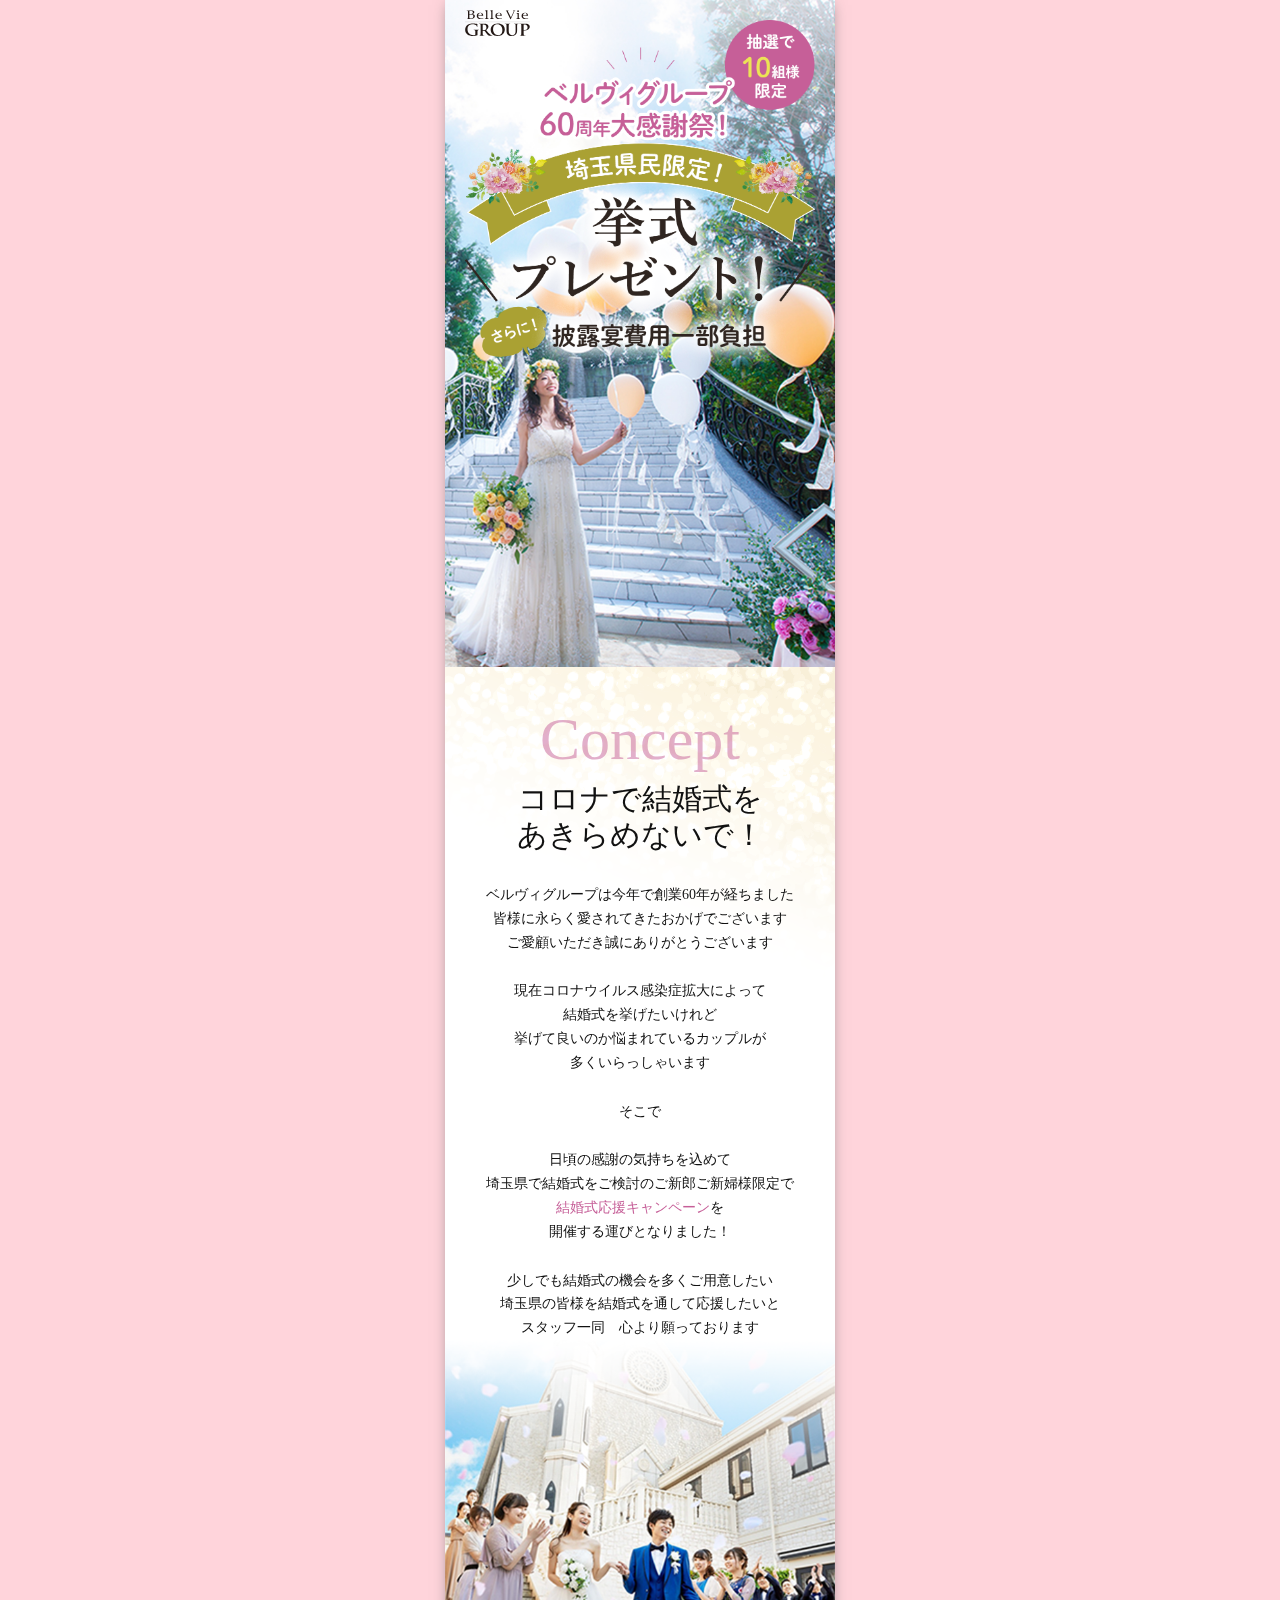
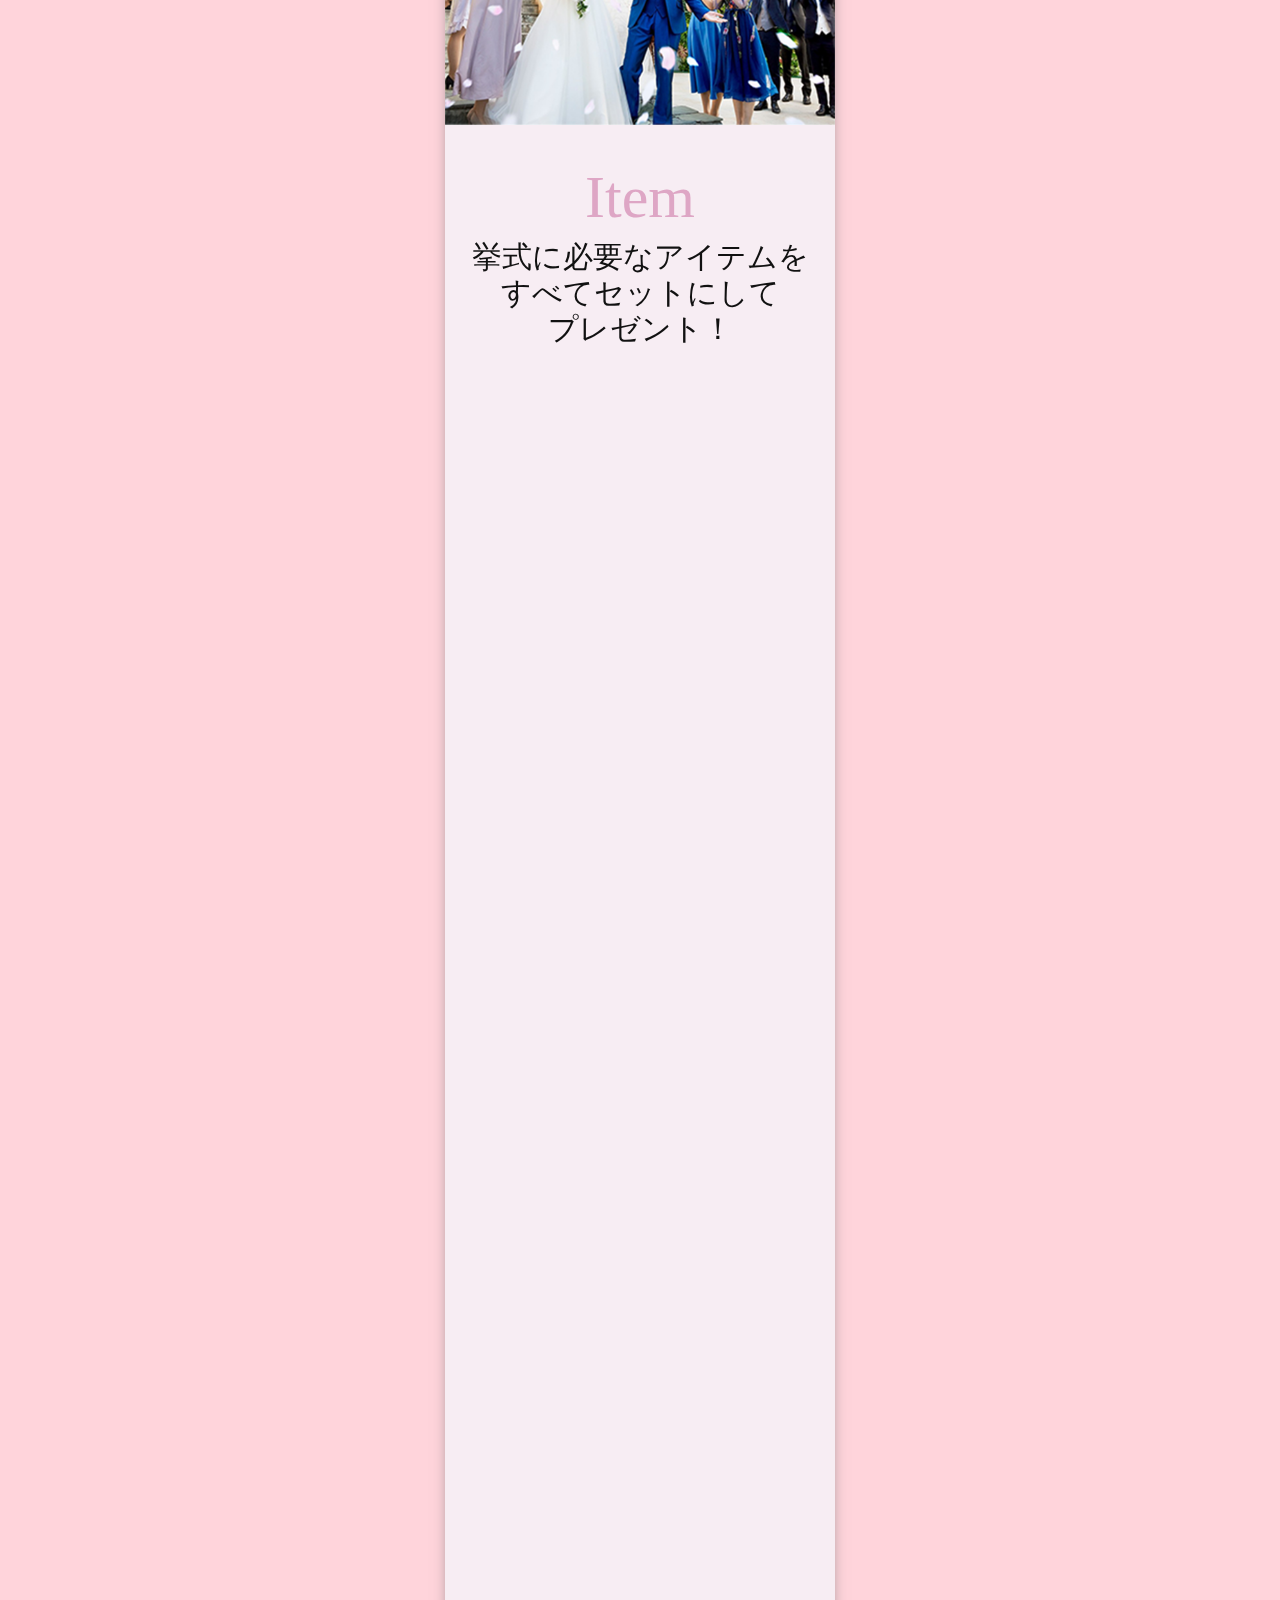
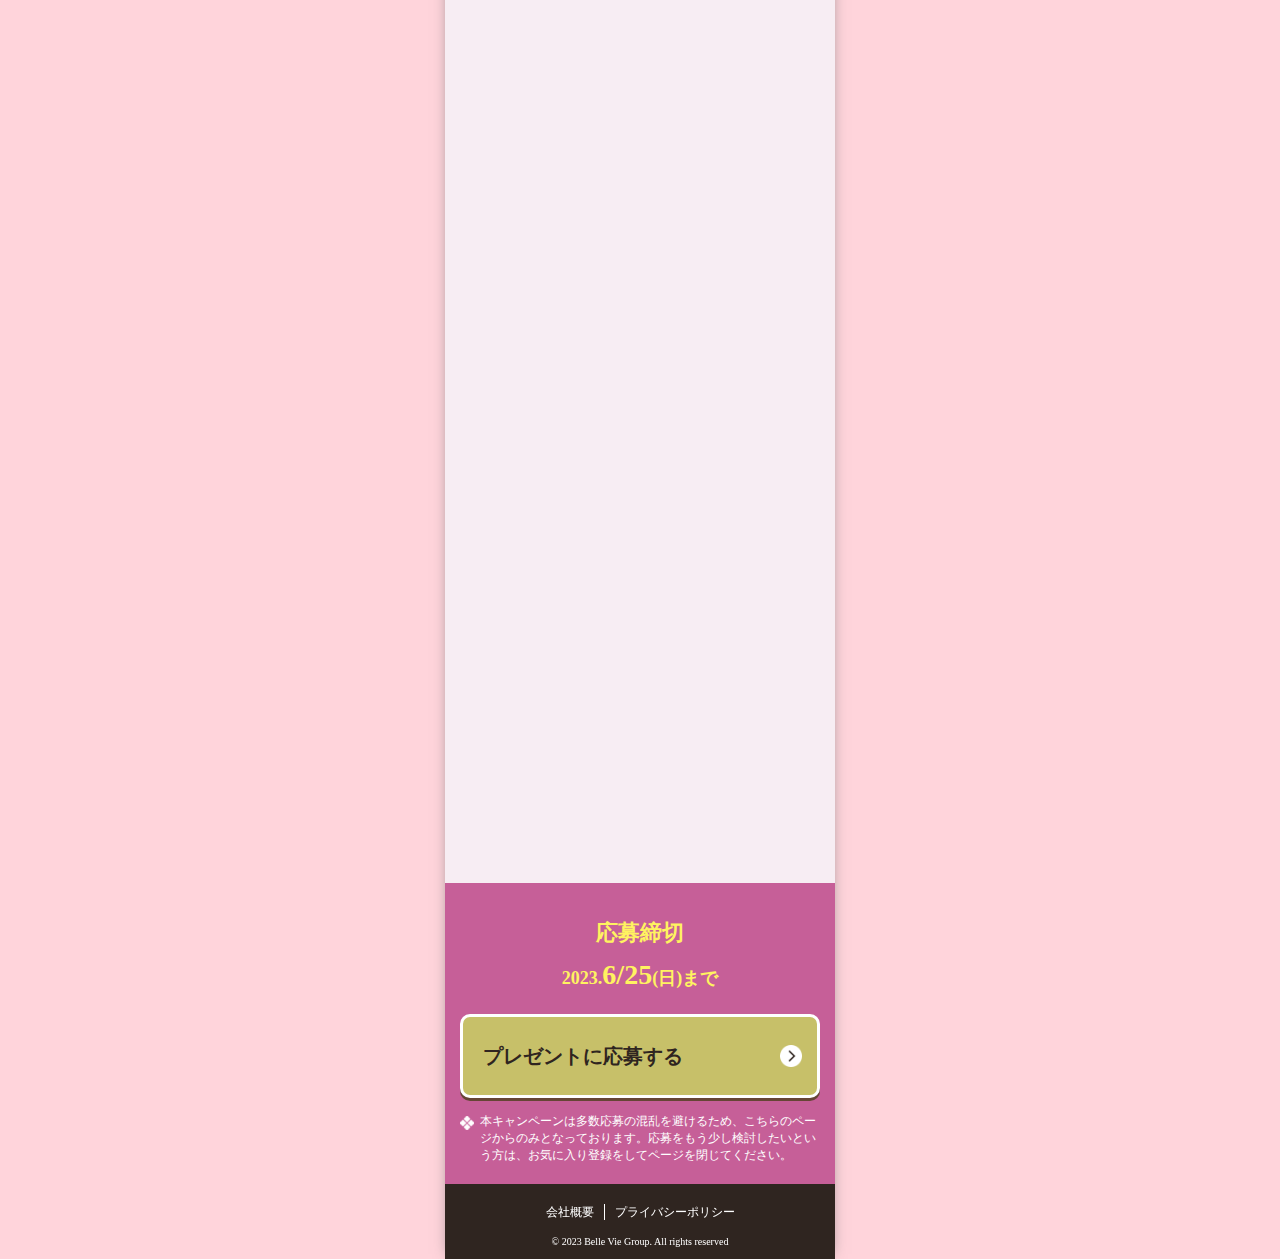
<file: index.html>
<!DOCTYPE html>
<html class="no-js" lang="ja">
  <head>
    <meta charset="UTF-8" />
    <meta name="viewport" content="width=device-width, initial-scale=1.0" />
    <link rel="stylesheet" href="css/style.css" media="all" />
    <script src="js/jquery.js"></script>
    <script src="js/index.js"></script>
    <title>Document</title>
  </head>
  <body>
    <div class="content__body">
      <header class="header__wrap">
        <div class="header__logo">
          <a href=" ">
            <img
              src="img/logo.svg"
              width="auto"
              height="auto"
              alt="BelleVie GROUP"
            />
          </a>
        </div>
      </header>
      <main>
        <section class="kv__wrap">
          <h1 class="title">
            <img src="img/title.png" width="auto" height="auto" alt="title" />
          </h1>
        </section>
        <section class="concept__wrap">
          <div>
            <div class="section__title--en">Concept</div>
            <h2 class="section__title--ja concept__title">
              コロナで結婚式を<br>あきらめないで！
            </h2>
            <div class="concept__text">
              <p>ベルヴィグループは今年で創業60年が経ちました</p>
              <p>皆様に永らく愛されてきたおかげでございます</p>
              <p class="mb-25">ご愛顧いただき誠にありがとうございます</p>
              <p class="mb-25">
                現在コロナウイルス感染症拡大によって<br>
                結婚式を挙げたいけれど<br>
                挙げて良いのか悩まれているカップルが<br>
                多くいらっしゃいます
              </p>
              <p class="mb-25">そこで</p>
              <p class="mb-25">
                日頃の感謝の気持ちを込めて<br>
                埼玉県で結婚式をご検討のご新郎ご新婦様限定で<br>
                <span class="c-pink">結婚式応援キャンペーン</span>を<br>
                開催する運びとなりました！
              </p>
              <p>少しでも結婚式の機会を多くご用意したい<br>埼玉県の皆様を結婚式を通して応援したいと<br>スタッフ一同　心より願っております</p>
            </div>
          </div>
          <div>
            <img
              src="img/concept_bg-bottom.png"
              width="auto"
              height="auto"
              alt="コロナで結婚式をあきらめないで！"
            />
          </div>
        </section>
        <section class="item__wrap">
          <div class="section__title--en">Item</div>
          <h2 class="section__title--ja item__title">
            挙式に必要なアイテムを<br>
            すべてセットにして<br>
            プレゼント！
          </h2>
          <ul class="item__list">
            <li class="item__box no1 fadein__bottom">
              <div class="item__icon">
                <img
                  src="img/item-no1.png"
                  width="auto"
                  height="auto"
                  alt="No1"
                />
              </div>
              <div class="item__discription">
                <h3 class="item__name">挙式</h3>
                <div class="item__txt">
                  チャペル使用料金や生演奏の料金を含めた、感動挙式をプレゼントいたします。<br>
                  チャペル式・神殿の神前式どちらもご利用可能です。
                </div>
              </div>
            </li>
            <li class="item__box no2 fadein__bottom">
              <div class="item__icon">
                <img src="img/item-no2.png" width="auto" height="auto" alt="No2"/>
              </div>
              <div class="item__discription">
                <h3 class="item__name">ウェディングドレス<br>＋タキシード</h3>
                <div class="item__txt">
                  上質で洗練されたドレス・タキシードをご用意。400着〜500着の中からお選びいただけます。<br>
                  小物セットもプランに含まれてるから安心です。洋装・和装どちらもご希望可能です。
                </div>
              </div>
            </li>
            <li class="item__box no3 fadein__bottom">
              <div class="item__icon">
                <img src="img/item-no3.png" width="auto" height="auto" alt="No3"/>
              </div>
              <div class="item__discription">
                <h3 class="item__name">ヘアメイク＋アテンド</h3>
                <div class="item__txt">
                  お2人専属のヘアメイクスタッフが最高の瞬間を創り上げます。
                </div>
              </div>
            </li>
            <li class="item__box no4 fadein__bottom">
              <div class="item__icon">
                <img src="img/item-no4.png" width="auto" height="auto" alt="No4"/>
              </div>
              <div class="item__discription">
                <h3 class="item__name">チャペル装飾</h3>
                <div class="item__txt">
                  一生に一回の結婚式をよりステキな瞬間にするチャペル装飾も込み。<br>
                  大事なアイテムだからこそ今回プレゼントにいたしました。
                </div>
              </div>
            </li>
            <li class="item__box no5 fadein__bottom">
              <div class="item__icon">
                <img src="img/item-no5.png" width="auto" height="auto" alt="No5"
                />
              </div>
              <div class="item__discription">
                <h3 class="item__name">ブーケ＋ブートニア</h3>
                <div class="item__txt">
                  フラワーコーディネーターとの打ち合わせで、デザインを決めていただけます。
                </div>
              </div>
            </li>
          </ul>
        </section>
        <section class="check__wrap last" id="check_last">
          <dl class="check__data">
            <dt>応募締切</dt>
            <dd>2023.<span>6/25</span>(日)まで</dd>
          </dl>
          <div class="cv__btn">
            <a href=" ">プレゼントに応募する</a>
          </div>
          <p class="check__guide">
            本キャンペーンは多数応募の混乱を避けるため、こちらのページからのみとなっております。応募をもう少し検討したいという方は、お気に入り登録をしてページを閉じてください。
          </p>
        </section>

        <div class="cv__fix--wrap hide" id="cv_fix">
          <dl class="cv__fix--data">
            <dt>応募締切</dt>
            <dd>2023.<span>6/25</span>(日)まで</dd>
          </dl>
          <div class="cv__fix--btn">
            <a href=" ">プレゼントに応募する</a>
          </div>
        </div>
      </main>
      <footer class="footer__wrap">
        <ul class="footer__menu">
          <li class="footer__menu--item">
            <a href=" " target="_blank">会社概要</a>
          </li>
          <li class="footer__menu--item">
            <a href=" " target="_blank">プライバシーポリシー</a>
          </li>
        </ul>
        <p class="footer__copy">© 2023 Belle Vie Group. All rights reserved</p>
      </footer>
    </div>
  </body>
</html>
</file>
<file: css/style.css>
html {
  line-height: 1.15; /* 1 */
  -webkit-text-size-adjust: 100%; /* 2 */
}

body {
  margin: 0;
}

main {
  display: block;
}

h1 {
  font-size: 2em;
}

h1, h2, h3, h4, h5, h6 {
  font-weight: normal;
}

hr {
  box-sizing: content-box; /* 1 */
  height: 0; /* 1 */
  overflow: visible; /* 2 */
}

pre {
  font-size: 1em; /* 2 */
}

a {
  background-color: transparent;
}

abbr[title] {
  border-bottom: none; /* 1 */
  text-decoration: underline; /* 2 */
  -webkit-text-decoration: underline dotted;
          text-decoration: underline dotted; /* 2 */
}


b,strong {
  font-weight: bolder;
}

code,kbd,samp {
  font-size: 1em; /* 2 */
}

small {
  font-size: 80%;
}

sub,sup {
  font-size: 75%;
  line-height: 0;
  position: relative;
  vertical-align: baseline;
}

sub {
  bottom: -0.25em;
}

sup {
  top: -0.5em;
}

img {
  border-style: none;
}

button,input,optgroup,select,textarea {
  font-size: 100%; /* 1 */
  line-height: 1.15; /* 1 */
  margin: 0; /* 2 */
}

button,input { /* 1 */
  overflow: visible;
}

button,select { /* 1 */
  text-transform: none;
}

button,[type=button],[type=reset],[type=submit] {
  -webkit-appearance: button;
}

button::-moz-focus-inner,[type=button]::-moz-focus-inner,[type=reset]::-moz-focus-inner,[type=submit]::-moz-focus-inner {
  border-style: none;
  padding: 0;
}

button:-moz-focusring,[type=button]:-moz-focusring,[type=reset]:-moz-focusring,[type=submit]:-moz-focusring {
  outline: 1px dotted ButtonText;
}

fieldset {
  padding: 0.35em 0.75em 0.625em;
}

legend {
  box-sizing: border-box; /* 1 */
  color: inherit; /* 2 */
  display: table; /* 1 */
  max-width: 100%; /* 1 */
  padding: 0; /* 3 */
  white-space: normal; /* 1 */
}

progress {
  vertical-align: baseline;
}

textarea {
  overflow: auto;
}

[type=checkbox],[type=radio] {
  box-sizing: border-box; /* 1 */
  padding: 0; /* 2 */
}

[type=number]::-webkit-inner-spin-button,[type=number]::-webkit-outer-spin-button {
  height: auto;
}

[type=search] {
  -webkit-appearance: textfield; /* 1 */
  outline-offset: -2px; /* 2 */
}

[type=search]::-webkit-search-decoration {
  -webkit-appearance: none;
}

::-webkit-file-upload-button {
  -webkit-appearance: button; /* 1 */
}

details {
  display: block;
}

summary {
  display: list-item;
}

template {
  display: none;
}

[hidden] {
  display: none;
}

input,
button,
select,
textarea {
  -webkit-appearance: none;
  -moz-appearance: none;
  appearance: none;
  outline: none;
}

textarea {
  resize: vertical;
}

input[type=checkbox],
input[type=radio] {
  display: none;
}

input[type=submit],
input[type=button],
button,
select {
  cursor: pointer;
}

input[type=submit],
input[type=button] {
  background: none;
  border: none;
}

select::-ms-expand {
  display: none;
}

input[type=text],
select {
  font-size: 16px;
  transform: scale(1);
}

*:focus {
  outline: none;
}

* {
  padding: 0;
  margin: 0;
  box-sizing: border-box;
  word-wrap: break-word;
}

html {
  font-size: 100%;
  height: -webkit-fill-available;
}

body {
  font-style: normal;
  font-weight: 300;
  line-height: 1.4;
  text-align: left;
  font-size: 14px;
  color: #111;
  background-color: rgb(255, 212, 219);
  background-size: cover;
  background-attachment: fixed;
  -webkit-text-size-adjust: 100%;
     -moz-text-size-adjust: 100%;
          text-size-adjust: 100%;
  overflow-x: hidden;
  position: relative;
  width: 100%;
  height: 100%;
}

a {
  color: #111;
  text-decoration: none;
  outline: none;
  transition: 0.4s;
  display: block;
}
a:hover {
  text-decoration: none;
}

a img {
  transition: 0.4s;
}

img {
  width: 100%;
  vertical-align: bottom;
}

ul, ol, li {
  list-style-type: none;
}

.content__body {
  max-width: 390px;
  width: 100%;
  margin: 0 auto;
  position: relative;
  overflow-x: hidden;
  box-shadow: 0px 0px 15px -5px #777777;
}

.fadein__bottom {
  opacity: 0;
  transform: translate(0, 100px);
  transition: all 0.9s;
}
.fadein__bottom.scrollin {
  opacity: 1;
  transform: translate(0, 0);
}

.fadein__right {
  opacity: 0;
  transform: translate(150px, 0);
  transition: all 0.7s;
}
.fadein__right.scrollin {
  opacity: 1;
  transform: translate(0, 0);
}

.fadein__left {
  opacity: 0;
  transform: translate(-150px, 0);
  transition: all 0.7s;
}
.fadein__left.scrollin {
  opacity: 1;
  transform: translate(0, 0);
}

.fadein {
  -webkit-animation-name: fadein;
          animation-name: fadein;
  -webkit-animation-duration: 1s;
          animation-duration: 1s;
  -webkit-animation-iteration-count: 1;
          animation-iteration-count: 1;
}

@-webkit-keyframes fadein {
  from {
    opacity: 0;
  }
  to {
    opacity: 1;
  }
}

@keyframes fadein {
  from {
    opacity: 0;
  }
  to {
    opacity: 1;
  }
}

.delay01 {
  transition-delay: 0.1s;
}

.delay02 {
  transition-delay: 0.2s;
}

.delay03 {
  transition-delay: 0.3s;
}

.delay04 {
  transition-delay: 0.4s;
}

.delay05 {
  transition-delay: 0.5s;
}

.delay06 {
  transition-delay: 0.6s;
}

.delay07 {
  transition-delay: 0.7s;
}

.mb-25 {
  margin-bottom: 25px;
}

.c-pink {
  color: #c65f98;
}

.header__logo {
  width: 65px;
  position: absolute;
  top: 10px;
  left: 20px;
}

.title {
  position: absolute;
  top: 20px;
  left: 50%;
  transform: translate(-50%, 0);
  width: 90%;
}

.kv__wrap {
  height: 667px;
  background: url("../img/main-bg.jpg") no-repeat center;
  background-size: cover;
}
@media screen and (max-width: 770px) {
  .kv__wrap {
    height: 100vh;
  }
}

.section__title--en {
  color: rgba(198, 95, 152, 0.5);
  font-size: 60px;
  text-align: center;
}
.section__title--ja {
  font-size: 30px;
  line-height: 1.2;
  text-align: center;
}

.concept__wrap {
  background: url("../img/concept_bg-top.png") no-repeat right top #fff;
  background-size: 100%;
  padding-top: 30px;
}
.concept__title {
  margin-bottom: 30px;
}
.concept__text {
  text-align: center;
}
.concept__text p {
  line-height: 1.7;
}

.item__wrap {
  background-color: #f7edf3;
  padding: 30px 0;
  position: relative;
  overflow-x: clip;
}
.item__wrap::after {
  content: "";
  width: 120%;
  height: 380px;
  position: absolute;
  bottom: -150px;
  left: 50%;
  transform: translateX(-50%);
  background-color: #f7edf3;
  border-radius: 50%;
  z-index: -1;
}
.item__title {
  margin-bottom: 60px;
}
.item__box {
  position: relative;
  padding-top: 210px;
  margin-bottom: 40px;
}
.item__box.no1 {
  background: url("../img/item-no1-img.jpg") no-repeat right top;
  background-size: 92%;
}
.item__box.no2 {
  background: url("../img/item-no2-img.jpg") no-repeat right top;
  background-size: 92%;
}
.item__box.no3 {
  background: url("../img/item-no3-img.jpg") no-repeat right top;
  background-size: 92%;
}
.item__box.no4 {
  background: url("../img/item-no4-img.jpg") no-repeat right top;
  background-size: 92%;
}
.item__box.no5 {
  background: url("../img/item-no5-img.jpg") no-repeat right top;
  background-size: 92%;
}
.item__icon {
  position: absolute;
  top: -20px;
  left: 0;
  width: 60px;
  z-index: 1;
}
.item__list {
  padding-left: 15px;
}
.item__discription {
  width: 90%;
  background: #fff;
  padding: 15px;
  z-index: 1;
}
.item__name {
  text-align: center;
  font-size: 22px;
  line-height: 1.2;
  padding-bottom: 15px;
  border-bottom: 1px solid #2f2520;
  margin-bottom: 15px;
}
.item__close {
  position: absolute;
  bottom: -170px;
  left: 50%;
  transform: translateX(-50%);
  width: 90%;
  z-index: 1;
}

.summary__wrap {
  padding: 210px 15px 20px;
  background-color: #fff;
  position: relative;
  z-index: -2;
}
.summary__wrap dl {
  position: relative;
  margin-bottom: 20px;
}
.summary__wrap dl::after {
  content: "";
  width: 100%;
  height: 1px;
  position: absolute;
  z-index: -1;
  top: 12px;
  left: 0;
  background-color: #2f2520;
}
.summary__wrap dt {
  font-size: 16px;
  font-weight: bold;
  margin-bottom: 8px;
  background-color: #fff;
  display: inline-block;
  padding-right: 20px;
}
.summary__wrap dd {
  background: url("../img/icon-normal.png") no-repeat left 4px;
  background-size: 12px;
  padding-left: 16px;
  margin-bottom: 5px;
}
.summary__head {
  text-align: center;
  font-size: 24px;
  font-weight: bold;
  margin-bottom: 25px;
}

.check__wrap {
  background-color: #c65f98;
  padding: 35px 15px 175px;
  position: relative;
}
.check__wrap::after {
  content: "";
  width: 100%;
  height: 145px;
  background: url("../img/check-bg.jpg") no-repeat center bottom;
  background-size: 100%;
  position: absolute;
  bottom: 0;
  left: 0;
}
.check__wrap.bottom::after {
  content: "";
  width: 85%;
  height: 145px;
  background: url("../img/close-txt02.png") no-repeat center bottom;
  background-size: 100%;
  position: absolute;
  bottom: -30px;
  left: 50%;
  transform: translateX(-50%);
  padding: 20px 0;
}
.check__wrap.last {
  padding-bottom: 20px;
}
.check__wrap.last::after {
  content: none;
}
.check__head {
  font-size: 24px;
  color: #fff;
  text-align: center;
  margin-bottom: 20px;
  padding-top: 35px;
  background: url("../img/icon-check.png") no-repeat center top;
  background-size: 20%;
}
.check__list {
  background-color: #fff;
  padding: 15px;
  margin-bottom: 20px;
}
.check__item {
  color: #2f2520;
  background: url("../img/icon-diamond.png") no-repeat left 5px;
  background-size: 14px;
  padding-left: 20px;
  margin-bottom: 10px;
}
.check__item:last-child {
  margin-bottom: 0;
}
.check__data {
  color: #fff360;
  text-align: center;
  font-weight: bold;
  margin-bottom: 20px;
}
.check__data dt {
  font-size: 22px;
  margin-bottom: 6px;
}
.check__data dd {
  font-size: 18px;
}
.check__data dd span {
  font-size: 28px;
}
.check__guide {
  color: #fff;
  background: url("../img/icon-normal-white.png") no-repeat left 3px;
  background-size: 14px;
  padding-left: 20px;
  margin-top: 15px;
  font-size: 12px;
}

.cv__btn a {
  color: #2f2520;
  font-size: 20px;
  font-weight: bold;
  background: #c7c069;
  border: 3px solid #fff;
  border-radius: 10px;
  padding: 25px 20px;
  box-shadow: 0px 3px 0px 0px rgba(61, 58, 11, 0.7);
  position: relative;
  transition: 0.2s;
}
.cv__btn a:hover {
  box-shadow: none;
  transform: translateY(3px);
}
.cv__btn a::after {
  content: "";
  width: 24px;
  height: 24px;
  position: absolute;
  top: 50%;
  right: 15px;
  transform: translateY(-50%);
  background: url("../img/icon-btn-arrow.png") no-repeat right center;
  background-size: 22px;
}

.point__wrap {
  background: url("../img/point-bg.png") repeat-y center top #fff;
  background-size: 100%;
  padding: 30px 0;
}
.point__title {
  padding-top: 48px;
  background: url("../img/logo.svg") no-repeat center top;
  background-size: 100px;
  margin-bottom: 40px;
}
.point__num {
  text-align: center;
  font-size: 24px;
  line-height: 1;
}
.point__num span {
  font-size: 45px;
  margin-left: 5px;
}
.point__item {
  margin-bottom: 40px;
}
.point__item--head {
  background: url("../img/point-star.png") no-repeat center bottom;
  background-size: 35px;
  padding-bottom: 15px;
  margin-bottom: 15px;
}
.point__item--head.num02 h3 {
  letter-spacing: 0;
}
.point__item--head.num03 h3 {
  padding: 22px 10px;
}
.point__item--head h3 {
  text-align: center;
  font-size: 20px;
  line-height: 1.2;
  position: relative;
  padding: 10px 10px;
  letter-spacing: -2px;
}
.point__item--head h3::before {
  content: "";
  position: absolute;
  top: 50%;
  left: 10px;
  transform: translateY(-50%);
  width: 33px;
  height: 100%;
  background: url("../img/point_head-left.png") no-repeat center;
  background-size: 100%;
}
.point__item--head h3::after {
  content: "";
  position: absolute;
  top: 50%;
  right: 10px;
  transform: translateY(-50%);
  width: 33px;
  height: 100%;
  background: url("../img/point_head-right.png") no-repeat center;
  background-size: 100%;
}
.point__gallery {
  position: relative;
  padding-bottom: 250px;
}
.point__gallery--item02 {
  position: absolute;
  top: 240px;
  left: 10px;
  width: 50%;
}
.point__gallery--item03 {
  position: absolute;
  top: 270px;
  right: 10px;
  width: 42%;
}
.point__txt {
  padding: 0 10px;
}

.flow__wrap {
  background: #f7edf3;
  padding: 30px 15px;
}
.flow__title {
  margin-bottom: 25px;
}
.flow__step {
  background-color: #fff;
  padding: 15px 10px;
  margin-bottom: 15px;
  position: relative;
  z-index: 0;
}
.flow__step::after {
  content: "";
  z-index: -1;
  position: absolute;
  left: 50%;
  bottom: -10px;
  transform: translateX(-50%);
  width: 0;
  height: 0;
  border-style: solid;
  border-width: 60px 40px 0 40px;
  border-color: #fff transparent transparent transparent;
}
.flow__step--head {
  display: flex;
  align-items: center;
  border-bottom: 1px solid #aaa133;
  padding-bottom: 6px;
  margin-bottom: 10px;
}
.flow__step--head h3 {
  text-align: center;
  font-weight: bold;
  width: 60%;
}
.flow__step--num {
  color: #aaa133;
  font-size: 18px;
  line-height: 1;
  width: 24%;
}
.flow__step--num span {
  font-size: 24px;
}

.access__wrap {
  background-color: #fff;
  padding: 50px 15px 0;
}
.access__title {
  margin-bottom: 40px;
}
.access__list {
  margin-bottom: 20px;
}
.access__item {
  display: flex;
  justify-content: space-between;
  margin-bottom: 15px;
}
.access__img {
  width: 24%;
}
.access__item--info {
  width: 72%;
}
.access__spot {
  background: url("../img/icon-access.png") no-repeat left center;
  background-size: 12px;
  padding-left: 16px;
  border-bottom: 1px solid #2f2520;
  margin-bottom: 3px;
}
.access__adress {
  margin-bottom: 8px;
}
.access__name {
  font-size: 14px;
  font-weight: bold;
  color: #c65f98;
  line-height: 1.1;
}
.access__map iframe {
  width: 100%;
  height: 600px;
  border: none;
}

.faq__wrap {
  padding: 30px 15px;
  background: #fff;
}
.faq__item {
  margin-bottom: 20px;
}
.faq__item dt {
  background-color: #c65f98;
  color: #fff;
  padding: 5px 10px;
}
.faq__item dt::before {
  content: "Q.";
  color: #fff;
  font-size: 20px;
  margin-right: 8px;
}
.faq__item dd {
  background-color: #f7edf3;
  padding: 15px 10px;
  padding-left: 35px;
  position: relative;
}
.faq__item dd::before {
  content: "A.";
  color: #c65f98;
  font-size: 20px;
  position: absolute;
  top: 12px;
  left: 10px;
}

.footer__wrap {
  background-color: #2f2520;
  color: #fff;
  text-align: center;
  padding: 20px 15px 10px;
}
.footer__menu {
  display: flex;
  justify-content: center;
  align-items: center;
  margin-bottom: 15px;
}
.footer__menu--item a {
  font-size: 12px;
  color: #fff;
  padding: 0 10px;
  border-right: 1px solid #fff;
}
.footer__menu--item:last-child a {
  border-right: none;
}
.footer__copy {
  font-size: 10px;
}

.cv__fix--wrap {
  position: fixed;
  bottom: 10px;
  left: 50%;
  transform: translateX(-50%);
  padding: 0 10px;
  max-width: 390px;
  width: 100%;
  margin: 0 auto;
  z-index: 10;
  transition: 0.2s;
}
.cv__fix--data {
  display: flex;
  justify-content: center;
  align-items: center;
  background: #ffc037;
  border-radius: 50px;
  text-align: center;
  width: 80%;
  padding: 5px 10px;
  position: absolute;
  top: -12px;
  left: 50%;
  transform: translateX(-50%);
  z-index: 11;
  font-size: 13px;
  line-height: 1;
}
.cv__fix--data dt {
  font-size: 12px;
  margin-right: 5px;
}
.cv__fix--data dd {
  font-weight: bold;
}
.cv__fix--data span {
  font-size: 18px;
}
.cv__fix--btn a {
  color: #fff;
  font-size: 20px;
  font-weight: bold;
  text-align: center;
  background: rgb(29, 169, 62);
  background: linear-gradient(180deg, rgb(255, 208, 244) 0%, rgb(255, 153, 231) 100%);
  border: 3px solid #fff;
  border-radius: 5px;
  padding: 20px 33px 16px 10px;
  box-shadow: 0px 3px 0px 0px rgba(61, 58, 11, 0.7);
  position: relative;
  transition: 0.2s;
}
.cv__fix--btn a:hover {
  box-shadow: none;
  transform: scale(1.01);
}
.cv__fix--btn a::after {
  content: "";
  width: 24px;
  height: 24px;
  position: absolute;
  top: 55%;
  right: 15px;
  transform: translateY(-50%);
  background: url("../img/icon-btn-arrow.png") no-repeat right center;
  background-size: 22px;
}

#cv_fix.hide {
  opacity: 0;
  z-index: -2;
}

#cv_fix.show {
  opacity: 1;
}
</file>
